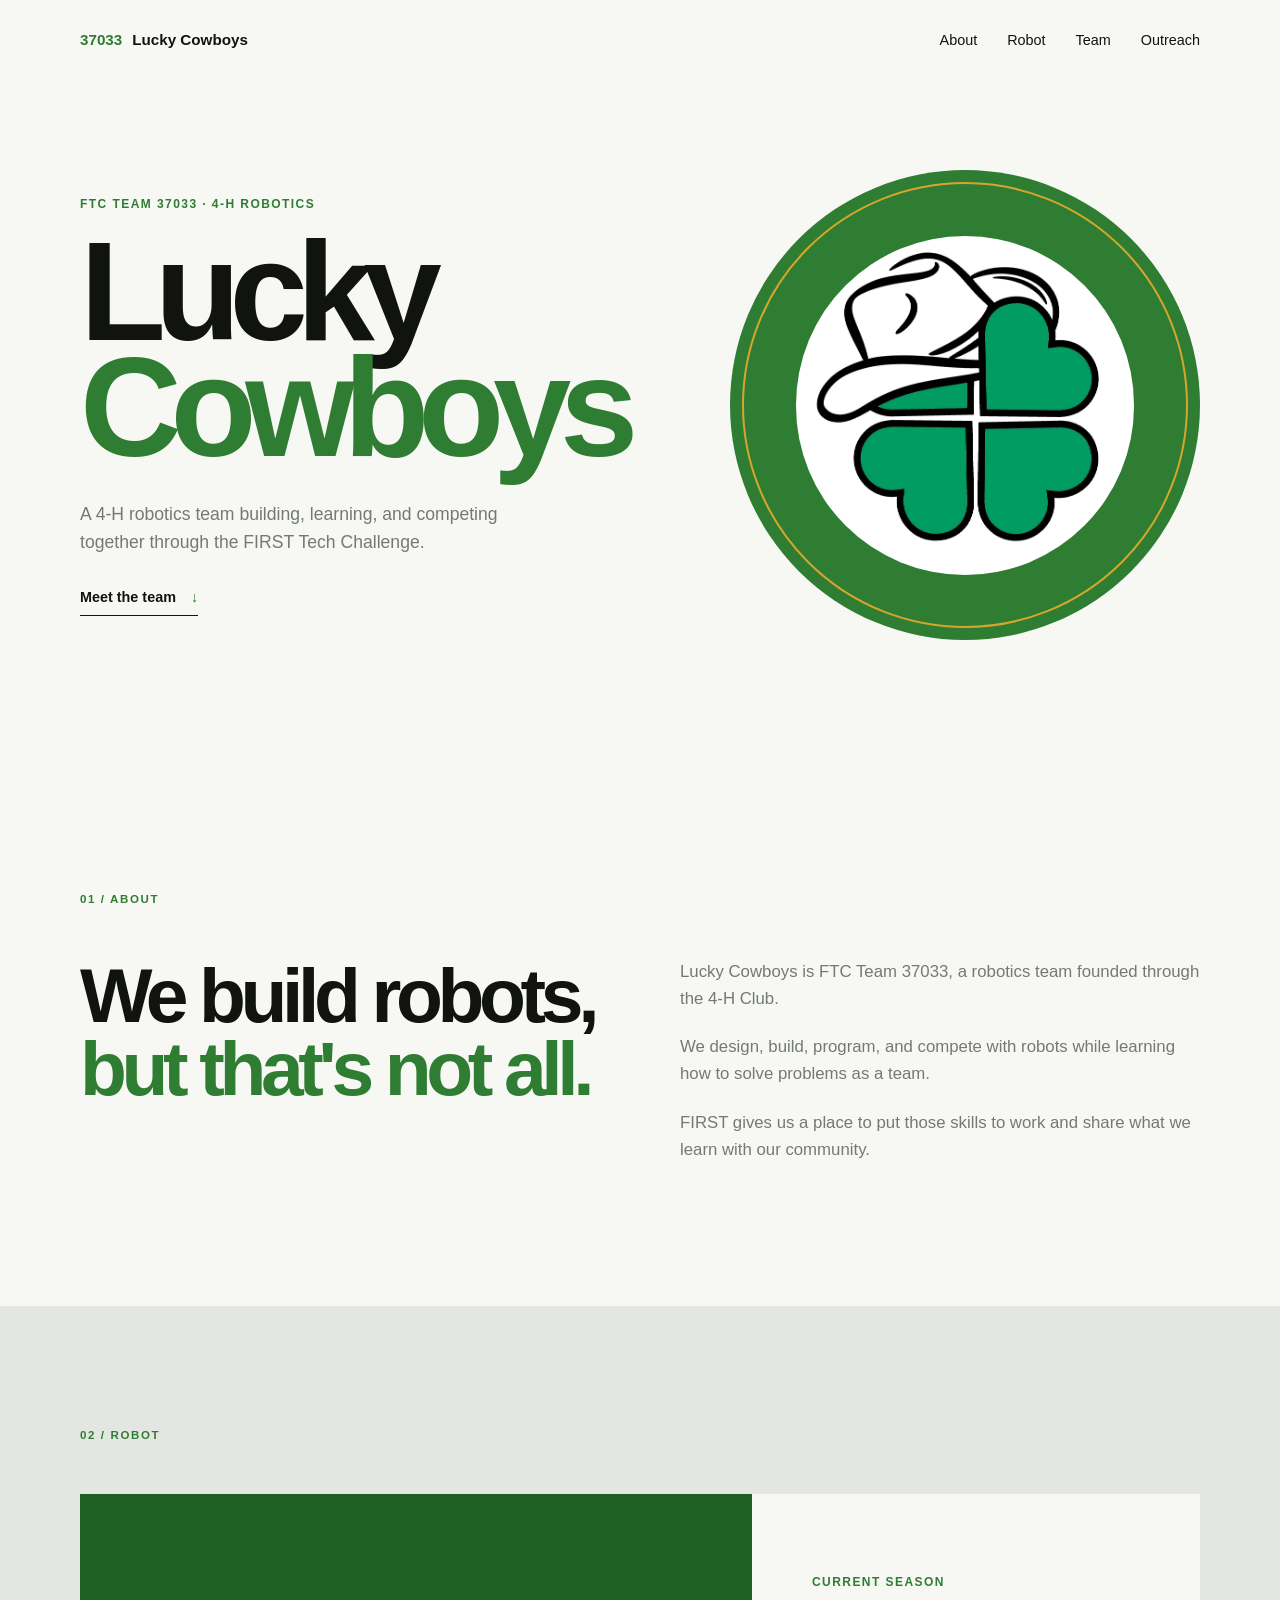
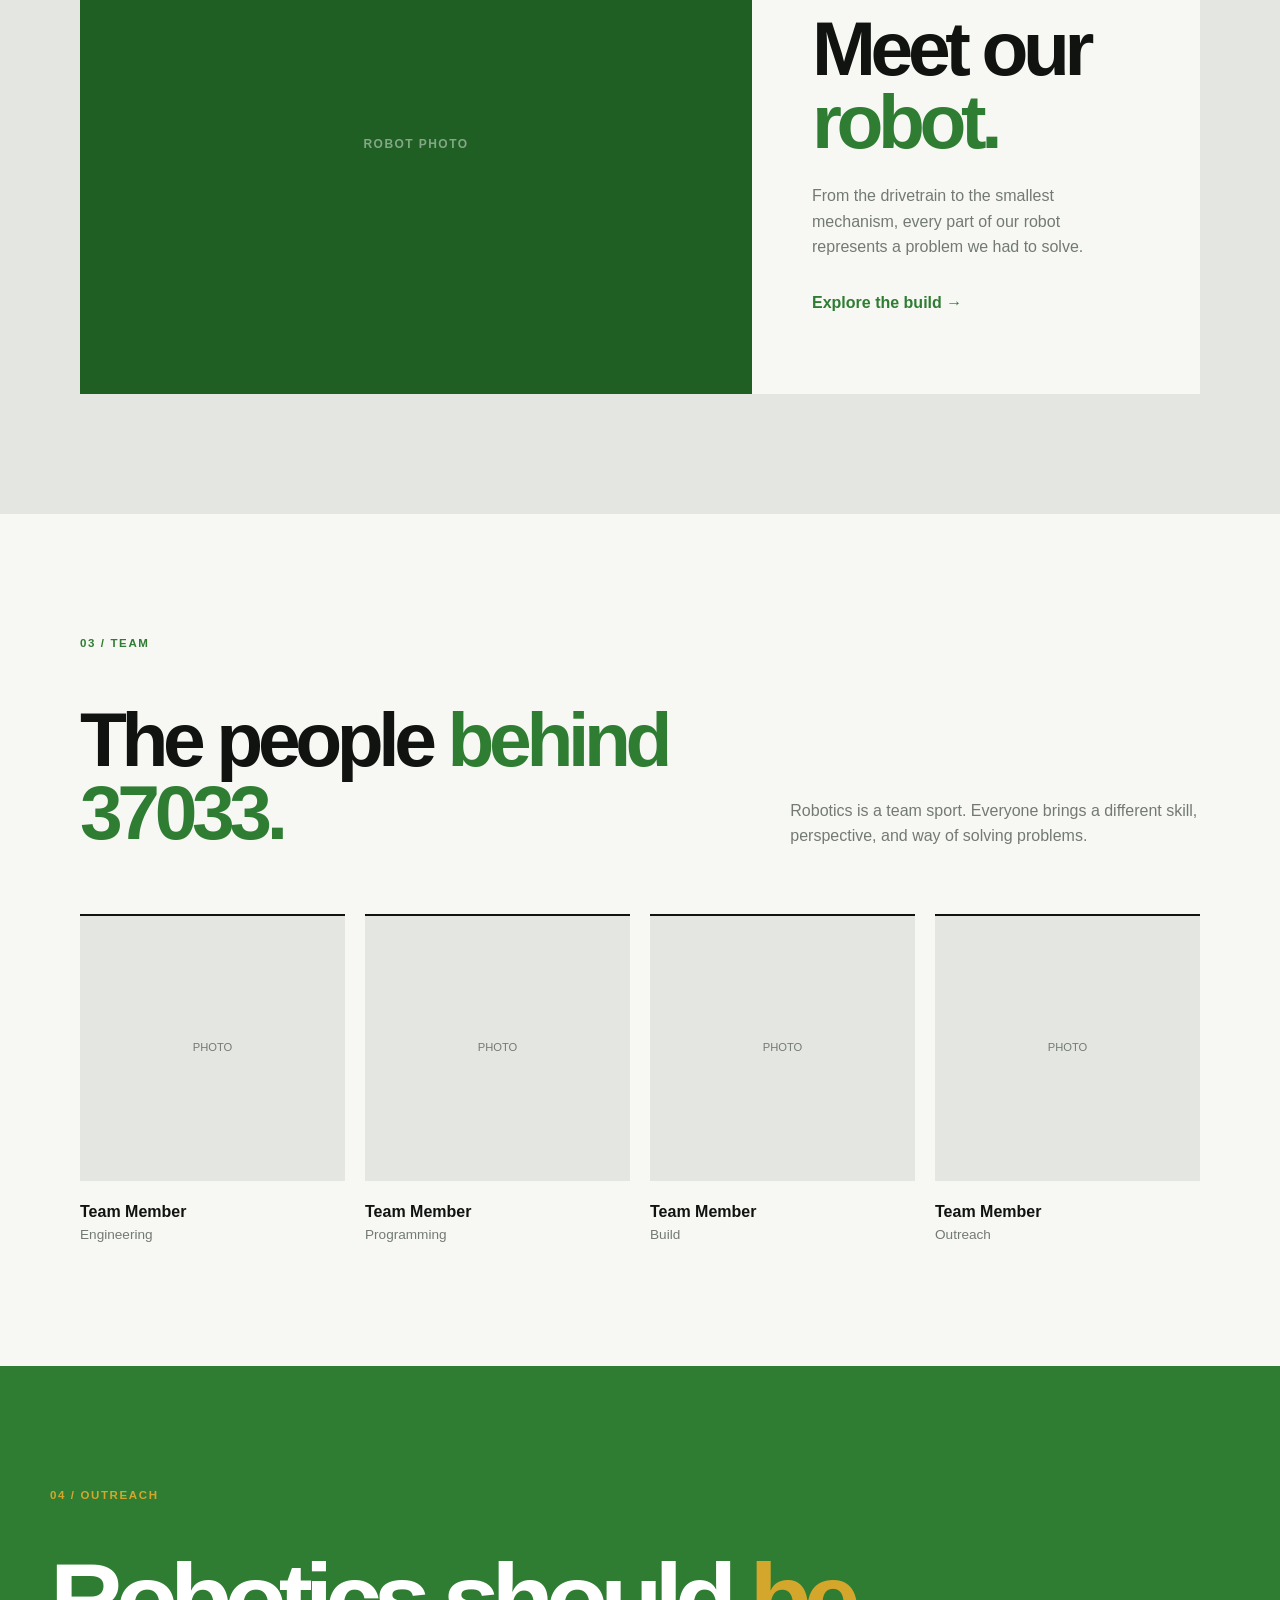
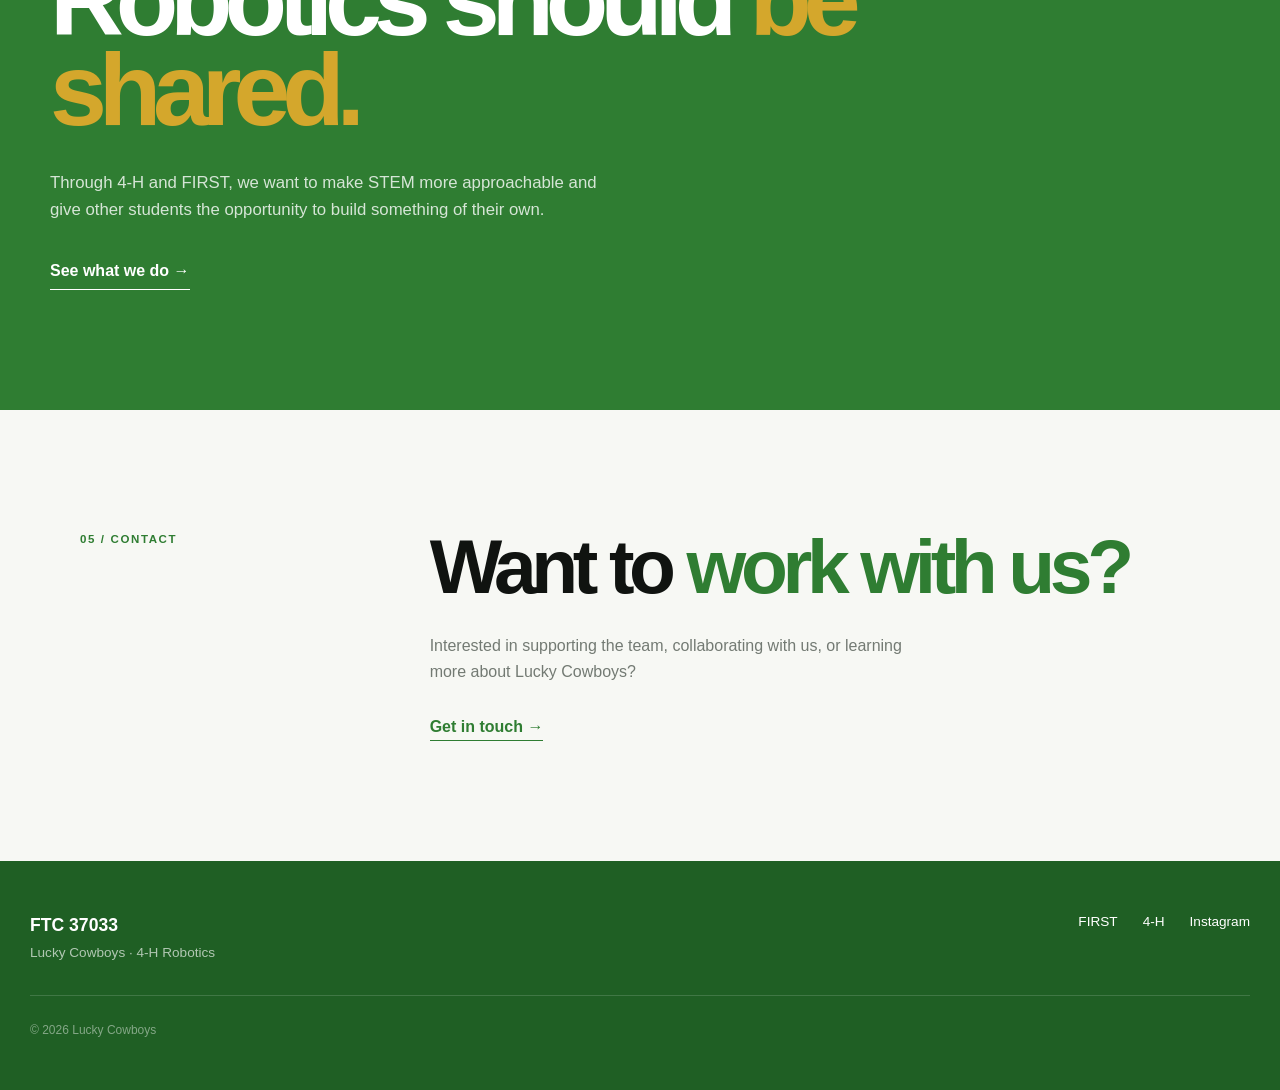
<file: index.html>
<!doctype html>
<html lang="en">
  <head>
    <meta charset="UTF-8" />
    <meta name="viewport" content="width=device-width, initial-scale=1.0" />

    <title>FTC 37033 | Lucky Cowboys</title>

    <link rel="stylesheet" href="style.css" />
  </head>

  <body>
    <header>
      <nav class="nav">
        <a href="#" class="brand">
          <span class="brand-number">37033</span>
          <span>Lucky Cowboys</span>
        </a>

        <div class="nav-links">
          <a href="#about">About</a>
          <a href="#robot">Robot</a>
          <a href="#team">Team</a>
          <a href="#outreach">Outreach</a>
        </div>
      </nav>
    </header>

    <main>
      <!-- HERO -->
      <section class="hero">
        <div class="hero-text">
          <p class="small-heading">FTC TEAM 37033 · 4-H ROBOTICS</p>

          <h1>
            Lucky
            <span>Cowboys</span>
          </h1>

          <p class="hero-description">
            A 4-H robotics team building, learning, and competing together
            through the FIRST Tech Challenge.
          </p>

          <a href="#about" class="hero-link">
            Meet the team
            <span>↓</span>
          </a>
        </div>

        <div class="hero-circle">
          <!-- Replace this with the team logo -->
          <!--<div class="circle-content">
            <span class="circle-number">37033</span>
            <span class="circle-name">LUCKY<br />COWBOYS</span>
            <span class="circle-4h">4-H</span>
          </div>-->
          <div class="circle-content">
            <img
              src="/assets/images/LuckyCowboys.jpg"
              alt="Lucky Cowboys FTC Team 37033 logo"
            />
          </div>
        </div>
      </section>

      <!-- ABOUT -->
      <section id="about" class="section">
        <div class="section-label">01 / ABOUT</div>

        <div class="section-grid">
          <h2>
            We build robots,
            <span>but that's not all.</span>
          </h2>

          <div class="section-text">
            <p>
              Lucky Cowboys is FTC Team 37033, a robotics team founded through
              the 4-H Club.
            </p>

            <p>
              We design, build, program, and compete with robots while learning
              how to solve problems as a team.
            </p>

            <p>
              FIRST gives us a place to put those skills to work and share what
              we learn with our community.
            </p>
          </div>
        </div>
      </section>

      <!-- ROBOT -->
      <section id="robot" class="section robot-section">
        <div class="section-label">02 / ROBOT</div>

        <div class="feature">
          <div class="feature-image">
            <span>ROBOT PHOTO</span>
          </div>

          <div class="feature-text">
            <p class="small-heading">CURRENT SEASON</p>

            <h2>
              Meet our
              <span>robot.</span>
            </h2>

            <p>
              From the drivetrain to the smallest mechanism, every part of our
              robot represents a problem we had to solve.
            </p>

            <a href="#" class="simple-link"> Explore the build → </a>
          </div>
        </div>
      </section>

      <!-- TEAM -->
      <section id="team" class="section">
        <div class="section-label">03 / TEAM</div>

        <div class="section-intro">
          <h2>
            The people
            <span>behind 37033.</span>
          </h2>

          <p>
            Robotics is a team sport. Everyone brings a different skill,
            perspective, and way of solving problems.
          </p>
        </div>

        <div class="team-grid">
          <div class="team-member">
            <div class="member-photo">PHOTO</div>
            <h3>Team Member</h3>
            <p>Engineering</p>
          </div>

          <div class="team-member">
            <div class="member-photo">PHOTO</div>
            <h3>Team Member</h3>
            <p>Programming</p>
          </div>

          <div class="team-member">
            <div class="member-photo">PHOTO</div>
            <h3>Team Member</h3>
            <p>Build</p>
          </div>

          <div class="team-member">
            <div class="member-photo">PHOTO</div>
            <h3>Team Member</h3>
            <p>Outreach</p>
          </div>
        </div>
      </section>

      <!-- OUTREACH -->
      <section id="outreach" class="outreach">
        <div class="outreach-inner">
          <div class="section-label">04 / OUTREACH</div>

          <h2>
            Robotics should
            <span>be shared.</span>
          </h2>

          <p>
            Through 4-H and FIRST, we want to make STEM more approachable and
            give other students the opportunity to build something of their own.
          </p>

          <a href="#" class="light-link"> See what we do → </a>
        </div>
      </section>

      <!-- CONTACT -->
      <section class="section contact">
        <div class="section-label">05 / CONTACT</div>

        <div class="contact-content">
          <h2>
            Want to
            <span>work with us?</span>
          </h2>

          <p>
            Interested in supporting the team, collaborating with us, or
            learning more about Lucky Cowboys?
          </p>

          <a href="mailto:YOUR-EMAIL-HERE" class="contact-link">
            Get in touch →
          </a>
        </div>
      </section>
    </main>

    <footer>
      <div class="footer-brand">
        <strong>FTC 37033</strong>
        <span>Lucky Cowboys · 4-H Robotics</span>
      </div>

      <div class="footer-links">
        <a href="#">FIRST</a>
        <a href="#">4-H</a>
        <a href="#">Instagram</a>
      </div>

      <div class="footer-bottom">© 2026 Lucky Cowboys</div>
    </footer>
  </body>
</html>
</file>
<file: style.css>
/* =========================================
   LUCKY COWBOYS — FTC 37033
   ========================================= */

:root {
  --green: #2f7d32;
  --dark-green: #1f5f24;
  --gold: #d4a72c;

  --black: #101310;
  --off-white: #f7f8f4;
  --gray: #737a73;
  --light-gray: #e4e7e1;

  --max-width: 1180px;
}

/* =========================================
   RESET
   ========================================= */

* {
  margin: 0;
  padding: 0;
  box-sizing: border-box;
}

html {
  scroll-behavior: smooth;
}

body {
  background: var(--off-white);
  color: var(--black);

  font-family:
    Inter,
    -apple-system,
    BlinkMacSystemFont,
    "Segoe UI",
    sans-serif;

  line-height: 1.6;
}

a {
  color: inherit;
  text-decoration: none;
}

/* =========================================
   NAVIGATION
   ========================================= */

header {
  width: 100%;
}

.nav {
  max-width: var(--max-width);
  margin: auto;

  padding: 28px 30px;

  display: flex;
  align-items: center;
  justify-content: space-between;
}

.brand {
  display: flex;
  align-items: center;
  gap: 10px;

  font-size: 0.95rem;
  font-weight: 700;
}

.brand-number {
  color: var(--green);
}

.nav-links {
  display: flex;
  gap: 30px;

  font-size: 0.9rem;
}

.nav-links a {
  transition: color 0.2s ease;
}

.nav-links a:hover {
  color: var(--green);
}

/* =========================================
   HERO
   ========================================= */

.hero {
  max-width: var(--max-width);
  min-height: 690px;

  margin: auto;
  padding: 70px 30px 110px;

  display: grid;
  grid-template-columns: 1.05fr 0.95fr;

  align-items: center;
  gap: 40px;
}

.hero-text {
  position: relative;
  z-index: 2;
}

.small-heading {
  margin-bottom: 20px;

  color: var(--green);

  font-size: 0.75rem;
  font-weight: 800;

  letter-spacing: 0.12em;
}

.hero h1 {
  font-size: clamp(5rem, 11vw, 9rem);

  line-height: 0.82;
  letter-spacing: -0.08em;

  font-weight: 850;
}

.hero h1 span {
  display: block;
  color: var(--green);
}

.hero-description {
  max-width: 470px;

  margin-top: 35px;

  color: var(--gray);
  font-size: 1.1rem;
}

.hero-link {
  display: inline-flex;
  gap: 15px;

  margin-top: 30px;

  padding-bottom: 5px;

  border-bottom: 1px solid var(--black);

  font-size: 0.9rem;
  font-weight: 700;
}

.hero-link span {
  color: var(--green);
}

/* =========================================
   HERO CIRCLE
   ========================================= */

.hero-circle {
  width: min(470px, 40vw);
  aspect-ratio: 1;

  margin-left: auto;

  border-radius: 50%;

  background: var(--green);

  display: flex;
  align-items: center;
  justify-content: center;

  position: relative;
}

/* Small gold ring around the main circle */

.hero-circle::before {
  content: "";

  position: absolute;

  inset: 12px;

  border: 2px solid var(--gold);
  border-radius: 50%;
}

/*.circle-content {
  width: 72%;
  aspect-ratio: 1;

  border-radius: 50%;

  background: var(--off-white);

  display: flex;
  flex-direction: column;

  align-items: center;
  justify-content: center;

  text-align: center;

  position: relative;
}*/

.circle-content {
  width: 72%;
  aspect-ratio: 1;

  border-radius: 50%;
  overflow: hidden;

  background: var(--off-white);

  display: flex;
  align-items: center;
  justify-content: center;

  position: relative;
}

.circle-content img {
  width: 135%;
  height: 135%;

  object-fit: cover;

  display: block;
}

.circle-number {
  color: var(--green);

  font-size: clamp(2rem, 4vw, 4rem);
  font-weight: 900;

  letter-spacing: -0.06em;
}

.circle-name {
  margin-top: 5px;

  font-size: 1rem;
  font-weight: 900;

  line-height: 1.05;
  letter-spacing: 0.08em;
}

.circle-4h {
  margin-top: 16px;

  color: var(--gold);

  font-size: 0.8rem;
  font-weight: 900;

  letter-spacing: 0.15em;
}

/* =========================================
   GENERAL SECTIONS
   ========================================= */

.section {
  max-width: var(--max-width);

  margin: auto;
  padding: 120px 30px;
}

.section-label {
  margin-bottom: 50px;

  color: var(--green);

  font-size: 0.72rem;
  font-weight: 800;

  letter-spacing: 0.14em;
}

.section-grid {
  display: grid;
  grid-template-columns: 1fr 1fr;

  gap: 80px;
}

.section h2 {
  font-size: clamp(3rem, 6vw, 5.5rem);

  line-height: 0.95;
  letter-spacing: -0.07em;
}

.section h2 span {
  color: var(--green);
}

.section-text {
  max-width: 520px;

  color: var(--gray);
  font-size: 1.05rem;
}

.section-text p {
  margin-bottom: 22px;
}

/* =========================================
   ROBOT
   ========================================= */

.robot-section {
  background: var(--light-gray);

  max-width: none;

  padding-left: max(30px, calc((100vw - var(--max-width)) / 2 + 30px));
  padding-right: max(30px, calc((100vw - var(--max-width)) / 2 + 30px));
}

.feature {
  display: grid;
  grid-template-columns: 1.2fr 0.8fr;

  min-height: 500px;
}

.feature-image {
  background: var(--dark-green);

  display: flex;
  align-items: center;
  justify-content: center;

  color: rgba(255, 255, 255, 0.45);

  font-size: 0.75rem;
  font-weight: 800;
  letter-spacing: 0.12em;
}

.feature-text {
  padding: 60px;

  background: var(--off-white);

  display: flex;
  flex-direction: column;
  justify-content: center;
}

.feature-text h2 {
  margin-bottom: 25px;
}

.feature-text p:not(.small-heading) {
  color: var(--gray);
}

.simple-link {
  margin-top: 30px;

  color: var(--green);

  font-weight: 800;
}

/* =========================================
   TEAM
   ========================================= */

.section-intro {
  display: grid;
  grid-template-columns: 1fr 0.65fr;

  gap: 80px;

  margin-bottom: 65px;
}

.section-intro p {
  max-width: 450px;

  align-self: end;

  color: var(--gray);
}

.team-grid {
  display: grid;
  grid-template-columns: repeat(4, 1fr);

  gap: 20px;
}

.team-member {
  border-top: 2px solid var(--black);
}

.member-photo {
  aspect-ratio: 1;

  margin-bottom: 18px;

  background: var(--light-gray);

  display: flex;
  align-items: center;
  justify-content: center;

  color: var(--gray);

  font-size: 0.7rem;
}

.team-member h3 {
  font-size: 1rem;
}

.team-member p {
  color: var(--gray);

  font-size: 0.85rem;
}

/* =========================================
   OUTREACH
   ========================================= */

.outreach {
  background: var(--green);

  color: white;

  padding: 120px 30px;
}

.outreach-inner {
  max-width: var(--max-width);
  margin: auto;
}

.outreach .section-label {
  color: var(--gold);
}

.outreach h2 {
  max-width: 850px;

  font-size: clamp(4rem, 8vw, 7rem);

  line-height: 0.88;
  letter-spacing: -0.08em;
}

.outreach h2 span {
  color: var(--gold);
}

.outreach p {
  max-width: 560px;

  margin: 35px 0;

  color: rgba(255, 255, 255, 0.8);

  font-size: 1.05rem;
}

.light-link {
  display: inline-block;

  padding-bottom: 5px;

  border-bottom: 1px solid white;

  font-weight: 800;
}

/* =========================================
   CONTACT
   ========================================= */

.contact {
  display: grid;
  grid-template-columns: 0.35fr 1fr;

  gap: 80px;
}

.contact-content {
  max-width: 700px;
}

.contact-content h2 {
  margin-bottom: 30px;
}

.contact-content p {
  max-width: 480px;

  color: var(--gray);
}

.contact-link {
  display: inline-block;

  margin-top: 30px;

  color: var(--green);

  font-weight: 800;

  border-bottom: 1px solid var(--green);
}

/* =========================================
   FOOTER
   ========================================= */

footer {
  background: var(--dark-green);

  color: white;

  padding: 50px 30px;

  display: grid;
  grid-template-columns: 1fr auto;

  gap: 30px;
}

.footer-brand strong {
  display: block;

  font-size: 1.1rem;
}

.footer-brand span {
  color: rgba(255, 255, 255, 0.65);

  font-size: 0.85rem;
}

.footer-links {
  display: flex;
  gap: 25px;

  font-size: 0.85rem;
}

.footer-links a:hover {
  color: var(--gold);
}

.footer-bottom {
  grid-column: 1 / -1;

  padding-top: 25px;

  border-top: 1px solid rgba(255, 255, 255, 0.15);

  color: rgba(255, 255, 255, 0.45);

  font-size: 0.75rem;
}

/* =========================================
   MOBILE
   ========================================= */

@media (max-width: 800px) {
  .nav-links {
    display: none;
  }

  .hero {
    min-height: auto;

    padding-top: 50px;
    padding-bottom: 90px;

    grid-template-columns: 1fr;
  }

  .hero-circle {
    width: min(360px, 80vw);

    margin: 20px auto 0;
  }

  .section-grid,
  .feature,
  .section-intro,
  .contact {
    grid-template-columns: 1fr;

    gap: 40px;
  }

  .feature-image {
    min-height: 300px;
  }

  .feature-text {
    padding: 40px 30px;
  }

  .team-grid {
    grid-template-columns: repeat(2, 1fr);
  }

  footer {
    grid-template-columns: 1fr;
  }

  .footer-links {
    flex-wrap: wrap;
  }
}

@media (max-width: 500px) {
  .hero h1 {
    font-size: 4.5rem;
  }

  .section {
    padding-top: 85px;
    padding-bottom: 85px;
  }

  .team-grid {
    grid-template-columns: 1fr;
  }

  .outreach h2 {
    font-size: 4rem;
  }
}
</file>
